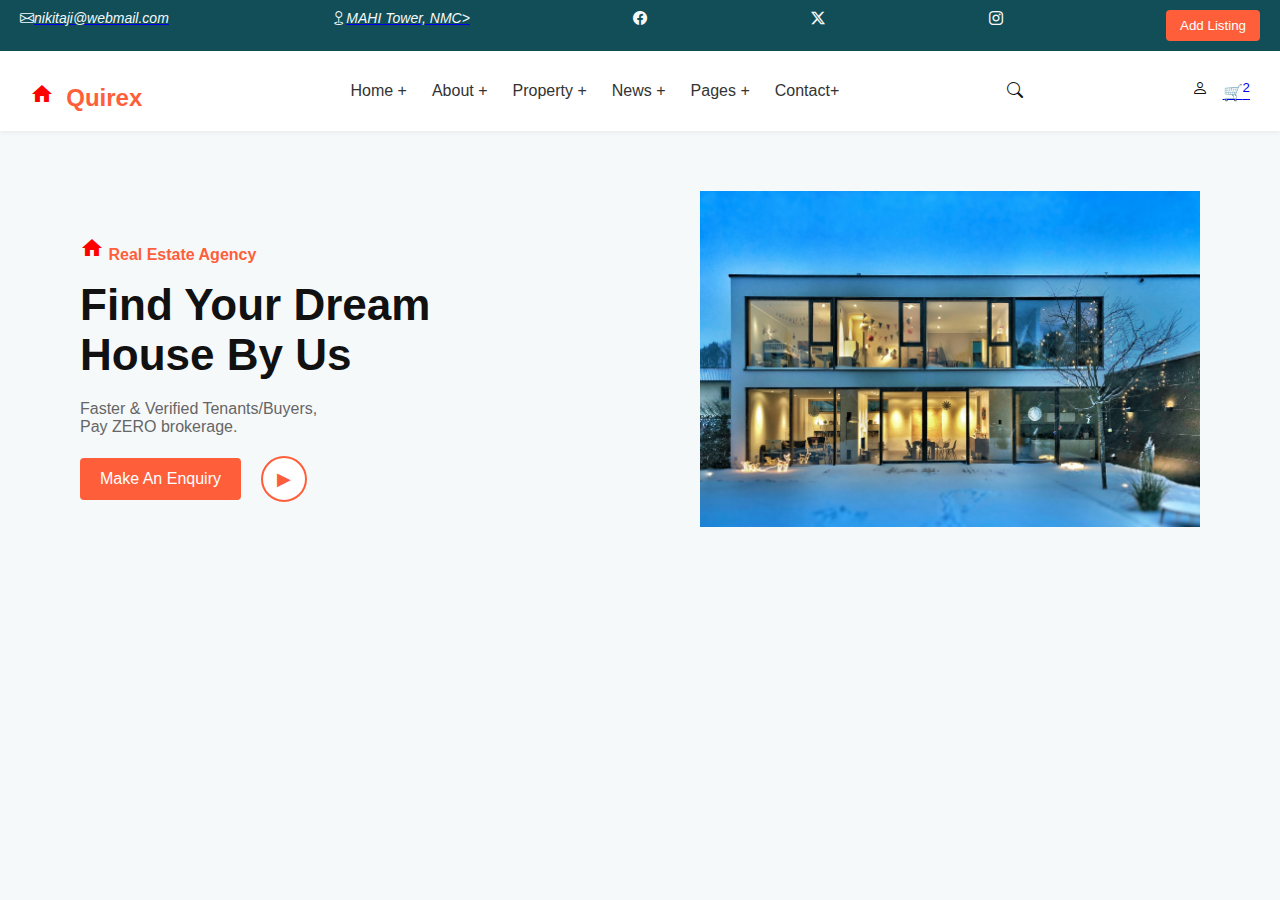
<file: index.html>
<!DOCTYPE html>
<html lang="en">
<head>
    <meta charset="UTF-8">
    <meta name="viewport" content="width=device-width, initial-scale=1.0">
    <title>Document</title>
    <link rel="stylesheet" href="style.css">
        <link href="https://fonts.googleapis.com/icon?family=Material+Icons" rel="stylesheet">
        <link rel="stylesheet"
         href="https://cdn.jsdelivr.net/npm/bootstrap-icons@1.13.1/font/bootstrap-icons.min.css">
</head>
<body>
    <div class="top-bar">
    <a href="#"> <i class="bi bi-envelope " >nikitaji@webmail.com</i></a>
    <a href="#" ><i class="bi bi-geo">MAHI Tower, NMC></i></a>
    <span><a href="#"><i class="bi bi-facebook"></i></a></span>
    <a href="#"><i class="bi bi-twitter-x"></i></a></span>
    <a href="#"><i class="bi bi-instagram"></i></a>
    <button class="add-listing">Add Listing</button>
  </div>
  <nav class="navbar">
    <div class="logo"><i class="material-icons" style="color:red;">home</i> <span>Quirex</span></div>
    <ul class="nav-links">
      <li><a href="#">Home +</a></li>
      <li><a href="#">About +</a></li>
      <li><a href="#">Property +</a></li>
      <li><a href="#">News +</a></li>
      <li><a href="#">Pages +</a></li>
      <li><a href="#">Contact+</a></li>
    </ul>
    <a href="search"><i class="bi bi-search "></i></a>
    <div class="nav-icons">
      <li><a href="#"><span><i class="bi bi-person"></i></span></a></li>
      <li><a href="#"><span>&#128722;<sup>2</sup></span></a></li>
      
    </div>
    </nav>
     <section class="house">
    <div class="house-text">
      <p class="agency" >
        <i class="material-icons" style="color:red;">home</i> 
        Real Estate Agency </p>
      <h1>Find Your Dream<br>House By Us</h1>
      <p class="subtext">
        Faster & Verified Tenants/Buyers,<br>Pay ZERO brokerage.
      </p>
      <div class="buttons">
        <button class="enquiry-btn">Make An Enquiry</button>
        <button class="play-btn">▶</button>
      </div>
    </div>
    <div class="house-image">
      <img src="house1.jpg" alt="House" />
    </div>
  
      </div>
    </div>
    
  </section>
  <script src="https://cdn.jsdelivr.net/npm/bootstrap@5.3.7/dist/js/bootstrap.bundle.min.js" integrity="sha384-ndDqU0Gzau9qJ1lfW4pNLlhNTkCfHzAVBReH9diLvGRem5+R9g2FzA8ZGN954O5Q" crossorigin="anonymous"></script>
</body>

</html>
</file>
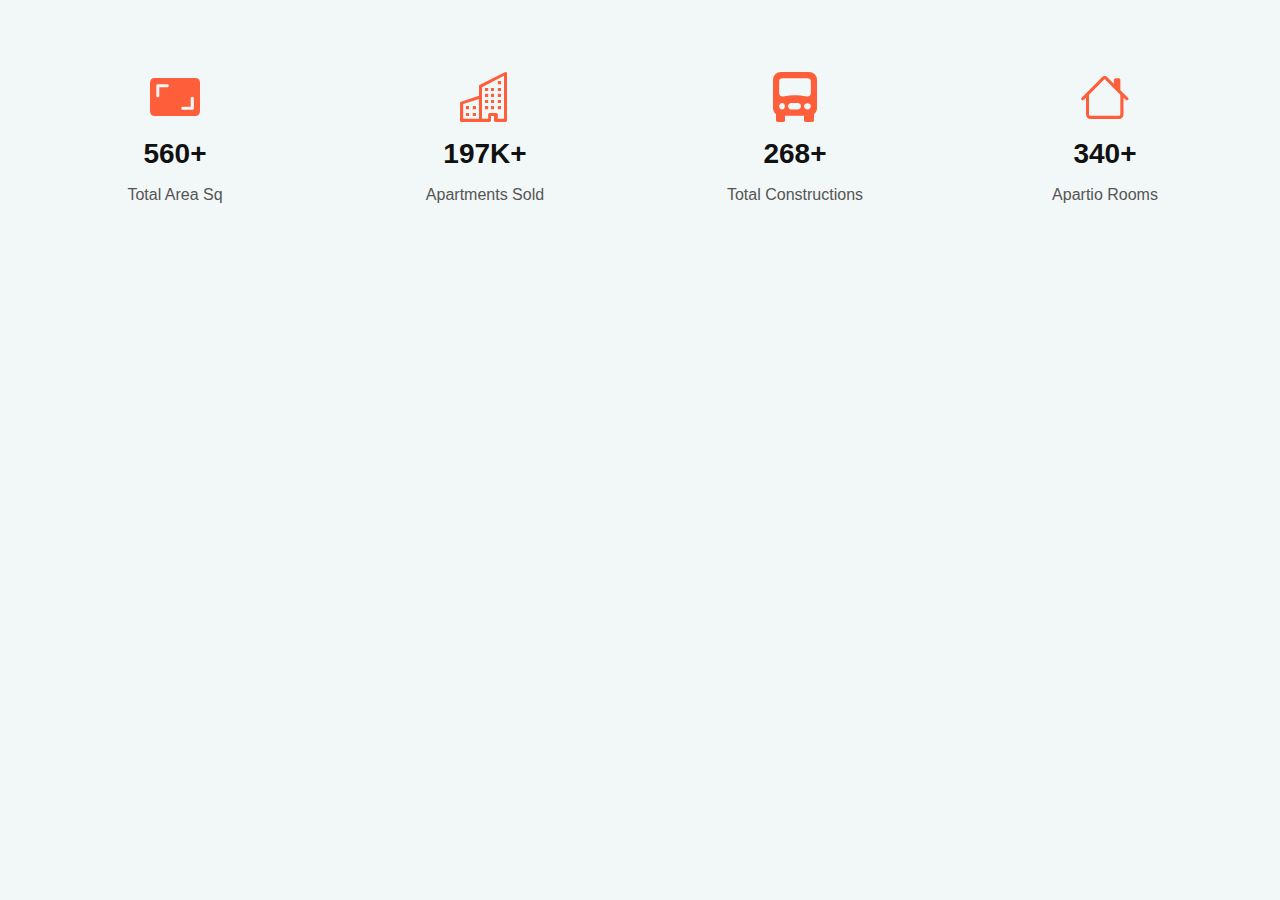
<file: counter.html>
<!DOCTYPE html>
<html lang="en">
<head>
  <meta charset="UTF-8" />
  <meta name="viewport" content="width=device-width, initial-scale=1.0" />
  <title>Stats Section</title>
  <link rel="stylesheet" href="counter.css" />
      <link rel="stylesheet" href="https://cdnjs.cloudflare.com/ajax/libs/font-awesome/6.5.2/css/all.min.css" integrity="sha512-SnH5WK+bZxgPHs44uWIX+LLJAJ9/2PkPKZ5QiAj6Ta86w+fsb2TkcmfRyVX3pBnMFcV7oQPJkl9QevSCWr3W6A==" crossorigin="anonymous" referrerpolicy="no-referrer" />
  <link href="https://cdn.jsdelivr.net/npm/bootstrap-icons@1.10.5/font/bootstrap-icons.css" rel="stylesheet">
</head>
<body>
  <section class="stats-section">
    <div class="stat-box">
      <i class="bi bi-aspect-ratio-fill stat-icon"></i>
      <h2>560+</h2>
      <p>Total Area Sq</p>
    </div>
    <div class="stat-box">
      <i class="bi bi-buildings stat-icon"></i>
      <h2>197K+</h2>
      <p>Apartments Sold</p>
    </div>
    <div class="stat-box">
      <i class="fa-solid fa-crane stat-icon"></i>
      <i class="bi bi-truck-front-fill stat-icon"></i>
      <h2>268+</h2>
      <p>Total Constructions</p>
    </div>
    <div class="stat-box">
      <i class="bi bi-house stat-icon"></i>
      <h2>340+</h2>
      <p>Apartio Rooms</p>
    </div>
  </section>
</body>
</html>
</file>
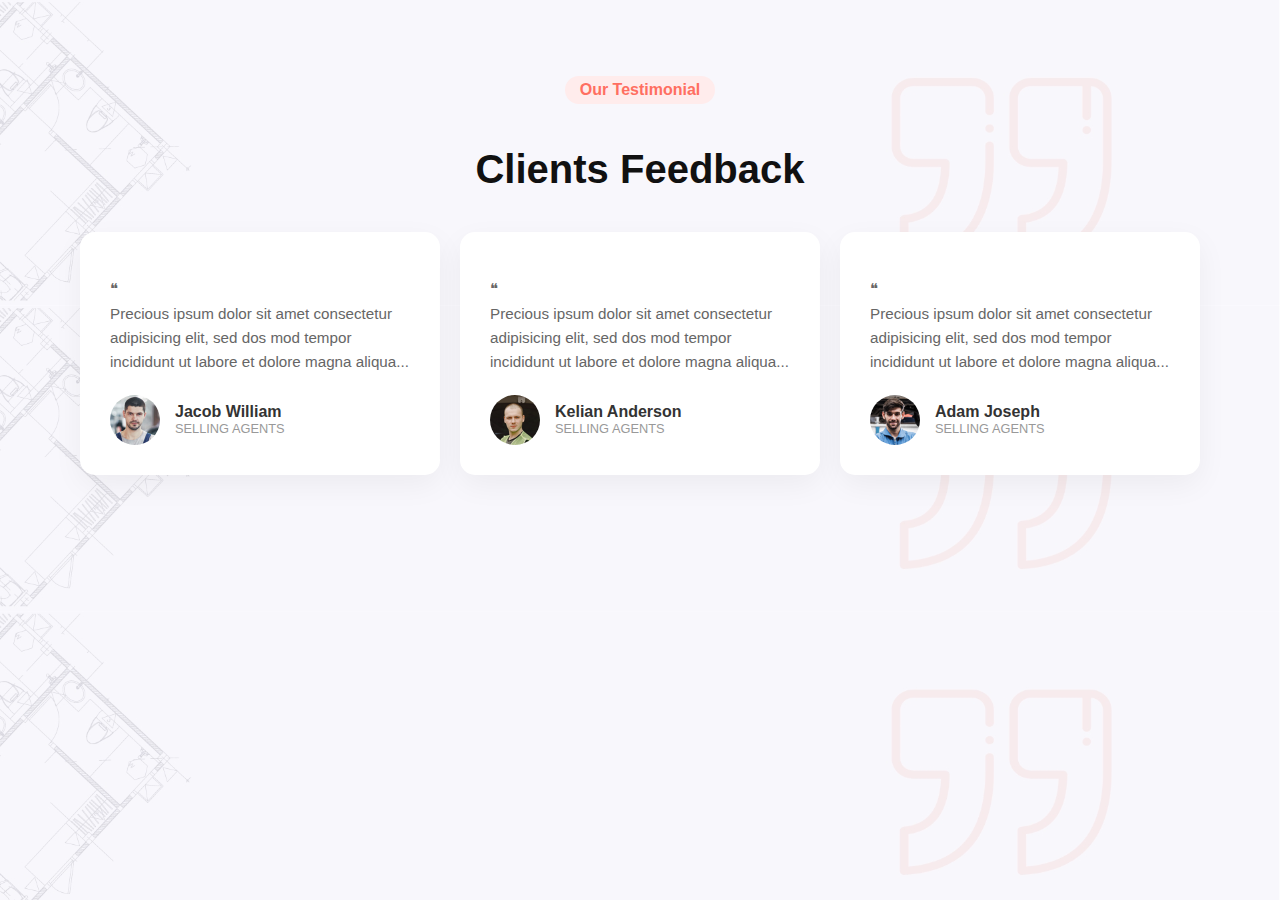
<file: feedbackpage.html>
<!DOCTYPE html>
<html lang="en">
<head>
  <meta charset="UTF-8">
  <meta name="viewport" content="width=device-width, initial-scale=1.0">
  <title>Client Feedback</title>
  <link rel="stylesheet" href="feedbackpagr.css">
</head>
<body>
    
  <section class="testimonial-section">
    <p class="subtitle">Our Testimonial</p>
    <h2 class="title">Clients Feedback</h2>

    <div class="testimonial-container">
      <div class="testimonial-card">
        <p class="quote">❝<br>Precious ipsum dolor sit amet consectetur adipisicing elit, sed dos mod tempor incididunt ut labore et dolore magna aliqua...</p>
        <div class="user-info">
          <img src="1.jpg_1.jpeg" alt="user">
          <div>
            <h4>Jacob William</h4>
            <p>SELLING AGENTS</p>
          </div>
        </div>
      </div>

      <div class="testimonial-card">
        <p class="quote">❝<br>Precious ipsum dolor sit amet consectetur adipisicing elit, sed dos mod tempor incididunt ut labore et dolore magna aliqua...</p>
        <div class="user-info">
          <img src="2.jpg_1.jpeg" alt="user">
          <div>
            <h4>Kelian Anderson</h4>
            <p>SELLING AGENTS</p>
          </div>
        </div>
      </div>

      <div class="testimonial-card">
        <p class="quote">❝<br>Precious ipsum dolor sit amet consectetur adipisicing elit, sed dos mod tempor incididunt ut labore et dolore magna aliqua...</p>
        <div class="user-info">
          <img src="3.jpg_2.jpeg" alt="user">
          <div>
            <h4>Adam Joseph</h4>
            <p>SELLING AGENTS</p>
          </div>
        </div>
      </div>
    </div>
    </div>
  </section>
</body>
</html>
</file>
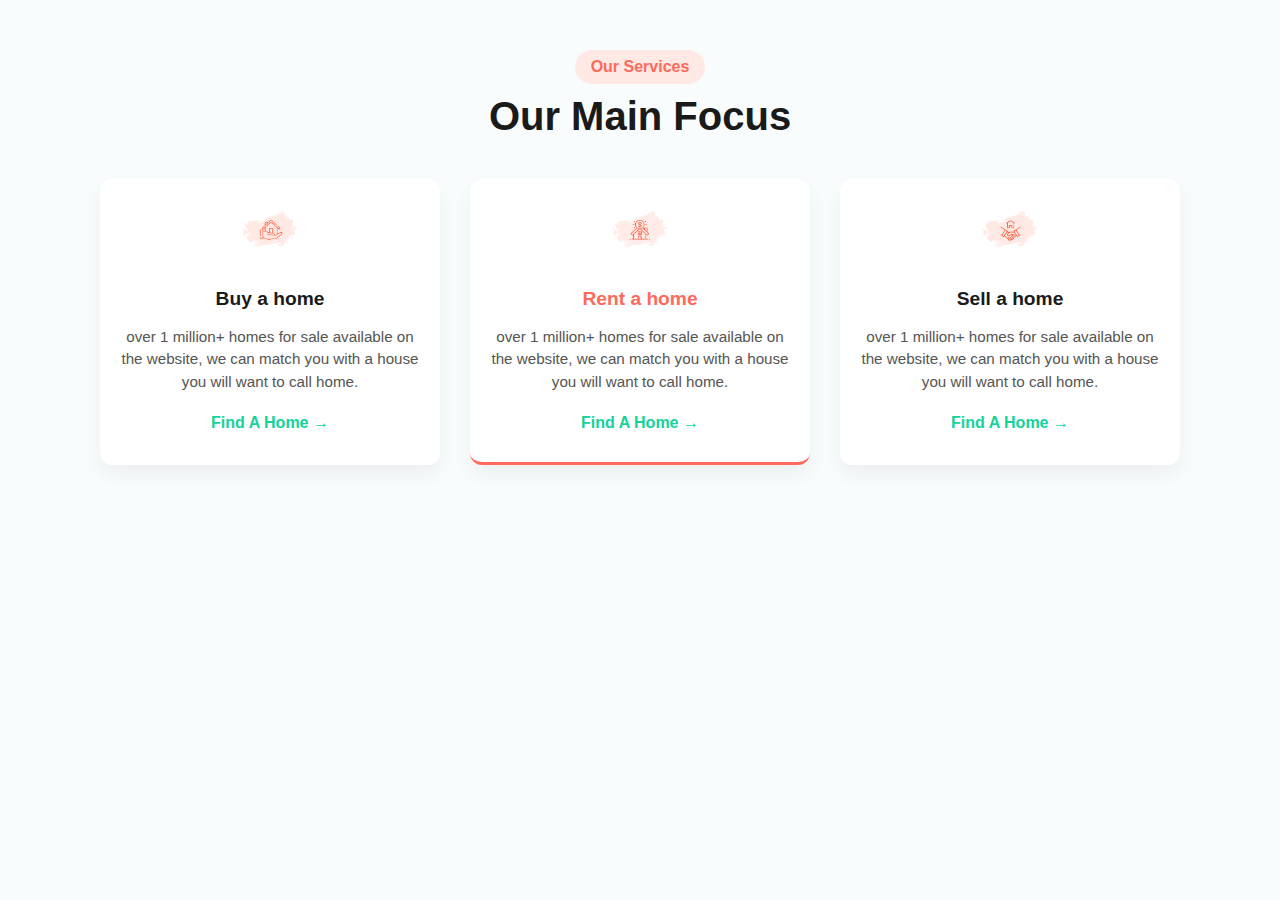
<file: our serviece.html>
<!DOCTYPE html>
<html lang="en">
<head>
    <meta charset="UTF-8">
    <meta name="viewport" content="width=device-width, initial-scale=1.0">
    <title>Document</title>
    <link rel="stylesheet" href="our servieces.css">
</head>
<body>
    <section class="services-section">
    <div class="service-label">Our Services</div>
    <h2>Our Main Focus</h2>

    <div class="cards-container">
      <div class="card">
        <img src="home.png" alt="Buy a home">
        <h3>Buy a home</h3>
        <p>over 1 million+ homes for sale available on the website, we can match you with a house you will want to call home.</p>
        <a href="#">Find A Home →</a>
      </div>

      <div class="card active">
        <img src="22.png" alt="Rent a home">
        <h3>Rent a home</h3>
        <p>over 1 million+ homes for sale available on the website, we can match you with a house you will want to call home.</p>
        <a href="#">Find A Home →</a>
      </div>

      <div class="card">
        <img src="23.png" alt="Sell a home">
        <h3>Sell a home</h3>
        <p>over 1 million+ homes for sale available on the website, we can match you with a house you will want to call home.</p>
        <a href="#">Find A Home →</a>
      </div>
    </div>
  </section>
</body>
</html>
</file>
<file: style.css>
body {
    
    overflow: hidden;
  margin: 0;
  font-family: 'Inter', sans-serif;
  background-color: #f6f9fa;
  color: #111;
}

.top-bar {
  background:rgb(17, 78, 88);
  color: #180606;
  font-size: 14px;
  padding: 10px 20px;
  display: flex;
  justify-content: space-between;
  
}

.navbar {
  background: white;
  display: flex;
  justify-content: space-between;
  align-items: center;
  padding: 15px 30px;
  box-shadow: 0 2px 4px rgba(0,0,0,0.05);
  text-decoration-style: solid;
}

.logo span {
  color: #ff5e3a;
  font-weight: bold;
  font-size: 24px;
}

.nav-links {
  list-style: none;
  display: flex;
  gap: 25px;
}

.nav-links li a {
  text-decoration: none;
  color: #333;
  font-weight: 500;
}

.nav-icons {
    list-style: none;
    text-decoration: none;
    display: flex;
  gap: 15px;
  color:black;
}
.add-listing {
  background: #ff5e3a;
  color: #fff;
  border: none;
  padding: 8px 14px;
  border-radius: 4px;
  cursor: pointer;
}

.house {
  display: flex;
  justify-content: space-between;
  align-items: center;
  padding: 60px 80px;
}

.house-text {
  max-width: 600px;
}

.agency {
  color: #ff5e3a;
  font-weight: bold;
}

.house-text h1 {
  font-size: 44px;
  margin: 10px 0;
}

.subtext {
  color: #666;
  margin: 20px 0;
}

.buttons {
  display: flex;
  align-items: center;
  gap: 20px;
}

.enquiry-btn {
  background: #ff5e3a;
  color: white;
  border: none;
  padding: 12px 20px;
  border-radius: 4px;
  font-size: 16px;
  cursor: pointer;
}

.play-btn {
  background: white;
  border: 2px solid #ff5e3a;
  color: #ff5e3a;
  border-radius: 50%;
  padding: 10px 14px;
  font-size: 18px;
  cursor: pointer;
}

.house-image img {
  width: 500px;
}
.logo{
    color: #ff5e3a;
  font-weight: bold;
  font-size: 44px;
}

.top-bar i{
  color: #f6f9fa;
 
}
.navbar i{
  color: #111;
}
</file>
<file: counter.css>
body {
  margin: 0;
  font-family: Arial, sans-serif;
  background-color: #f2f7f7;
}

.stats-section {
  display: flex;
  justify-content: space-around;
  align-items: center;
  padding: 50px 20px;
  background-color: #f2f7f7;
  text-align: center;
  flex-wrap: wrap;
}

.stat-box {
  flex: 1 1 200px;
  margin: 20px;
}

.stat-icon {
  font-size: 50px;
  color: #ff5e3a;
  margin-bottom: 15px;
}

.stat-box h2 {
  font-size: 28px;
  margin: 10px 0;
  color: #111;
}

.stat-box p {
  font-size: 16px;
  color: #555;
}
</file>
<file: feedbackpagr.css>
body {
  margin: 0;
  font-family: 'Segoe UI', sans-serif;
  background-color: #f8f8fc;
  color: #333;
 background: url(20.1.jpeg);
    height: 100vh;
     background-size: 100%;
    }

.testimonial-section {
  text-align: center;
  padding: 60px 20px;
}

.subtitle {
  color: #ff6f61;
  font-weight: 600;
  background-color: #ffecec;
  display: inline-block;
  padding: 5px 15px;
  border-radius: 20px;
  margin-bottom: 10px;
}

.title {
  font-size: 2.5rem;
  font-weight: 800;
  margin-bottom: 40px;
  color: #111;
}

.testimonial-container {
  display: flex;
  justify-content: center;
  gap: 20px;
  flex-wrap: wrap;
}

.testimonial-card {
  background: #fff;
  padding: 30px;
  border-radius: 15px;
  box-shadow: 0 10px 30px rgba(0, 0, 0, 0.05);
  max-width: 300px;
  text-align: left;
}

.quote {
  font-size: 0.95rem;
  line-height: 1.6;
  margin-bottom: 20px;
  color: #666;
}

.user-info {
  display: flex;
  align-items: center;
  gap: 15px;
}

.user-info img {
  border-radius: 50%;
  width: 50px;
  height: 50px;
}

.user-info h4 {
  margin: 0;
  font-weight: bold;
}

.user-info p {
  margin: 0;
  font-size: 0.8rem;
  color: #999;
}
</file>
<file: our servieces.css>
body {
  margin: 0;
  font-family: 'Segoe UI', sans-serif;
  background: #f9fcfd;
  color: #1a1a1a;
  text-align: center;
}

.services-section {
  padding: 50px 20px;
}

.service-label {
  display: inline-block;
  background-color: #ffe9e4;
  color: #ff6a5c;
  padding: 8px 16px;
  border-radius: 20px;
  font-weight: 600;
  margin-bottom: 10px;
}

.services-section h2 {
  font-size: 2.5rem;
  margin: 0 0 40px;
}

.cards-container {
  display: flex;
  justify-content: center;
  gap: 30px;
  flex-wrap: wrap;
}

.card {
  background: white;
  width: 300px;
  padding: 30px 20px;
  border-radius: 12px;
  box-shadow: 0 10px 20px rgba(0,0,0,0.05);
  transition: transform 0.3s ease, border 0.3s ease;
  border-bottom: 3px solid transparent;
}

.card img {
  width: 60px;
  margin-bottom: 20px;
}

.card h3 {
  font-size: 1.2rem;
  margin: 10px 0;
}

.card p {
  font-size: 0.95rem;
  color: #555;
  margin-bottom: 20px;
  line-height: 1.5;
}

.card a {
  text-decoration: none;
  color: #14d299;
  font-weight: 600;
}

.card.active {
  border-bottom: 3px solid #ff6a5c;
  color: #ff6a5c;
  
}

.card:hover {
  transform: translateY(-5px);
  color: #ff6a5c;
  
}
</file>
